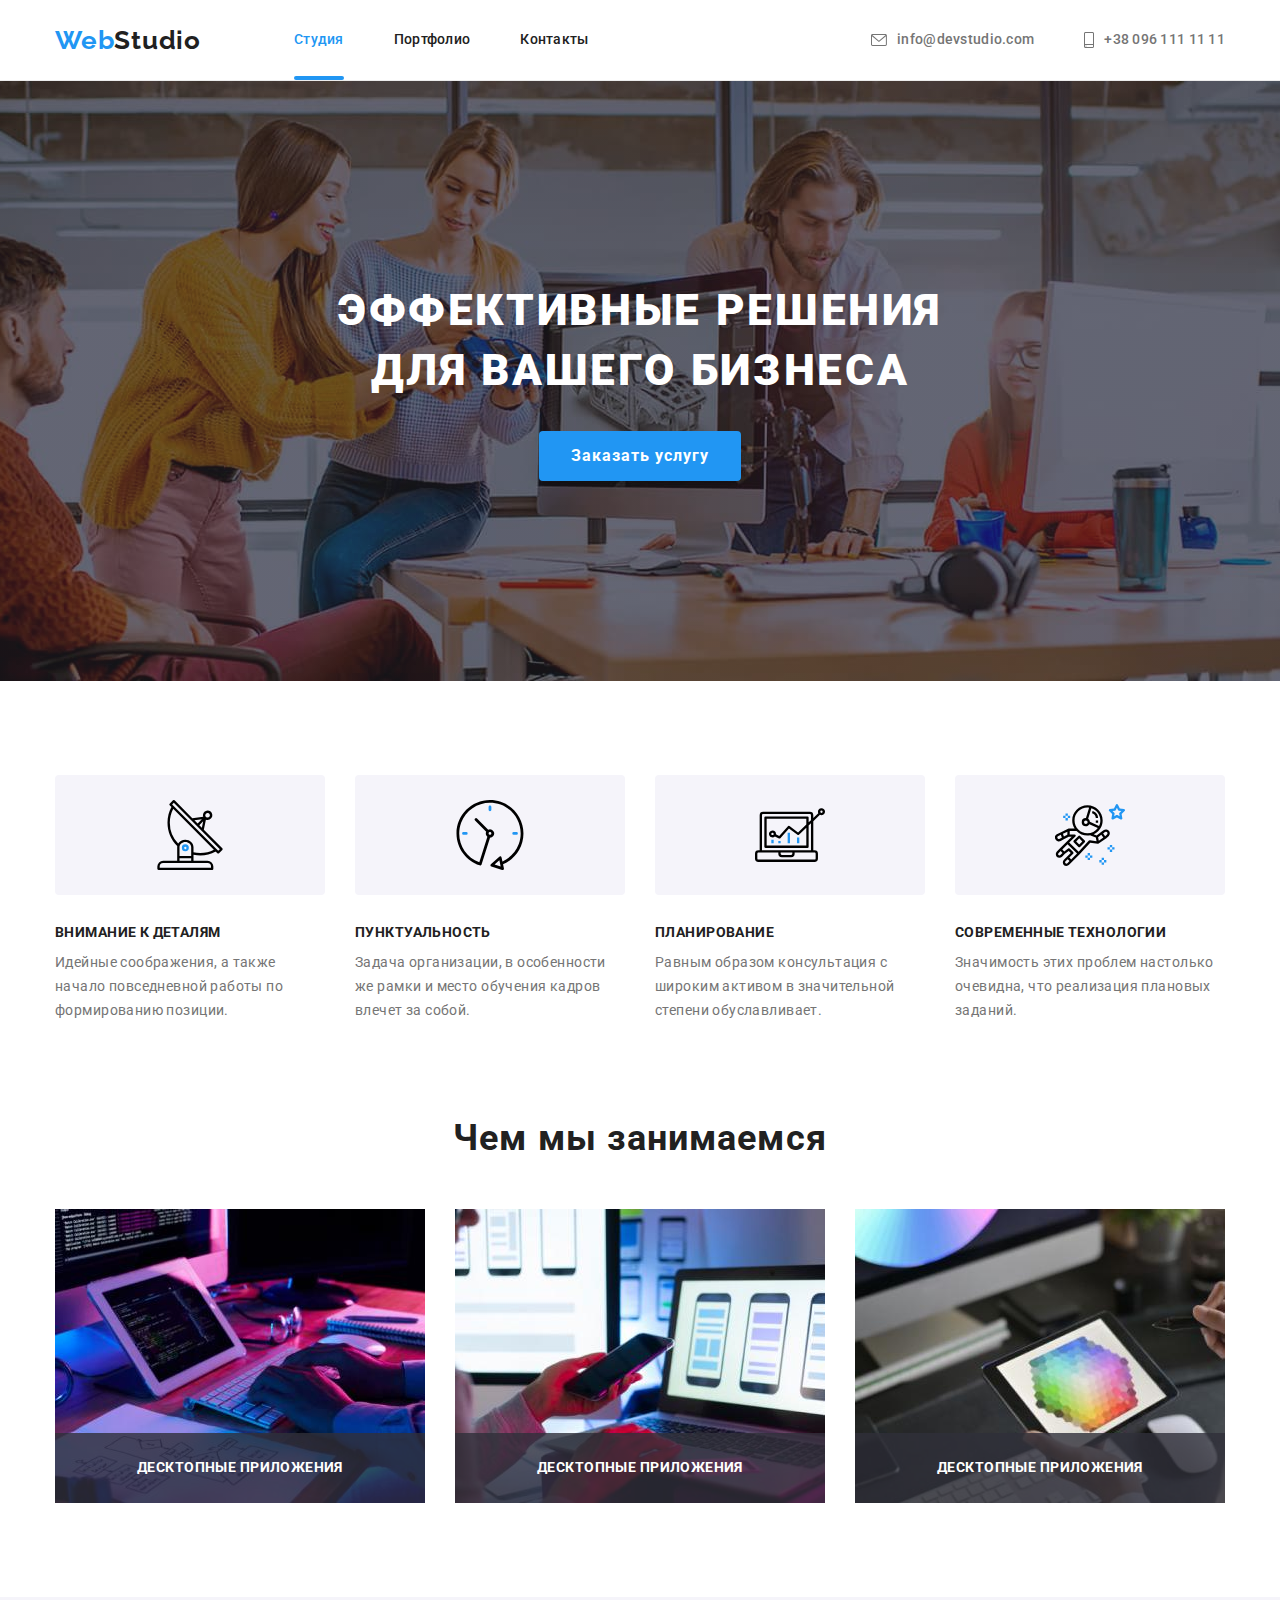
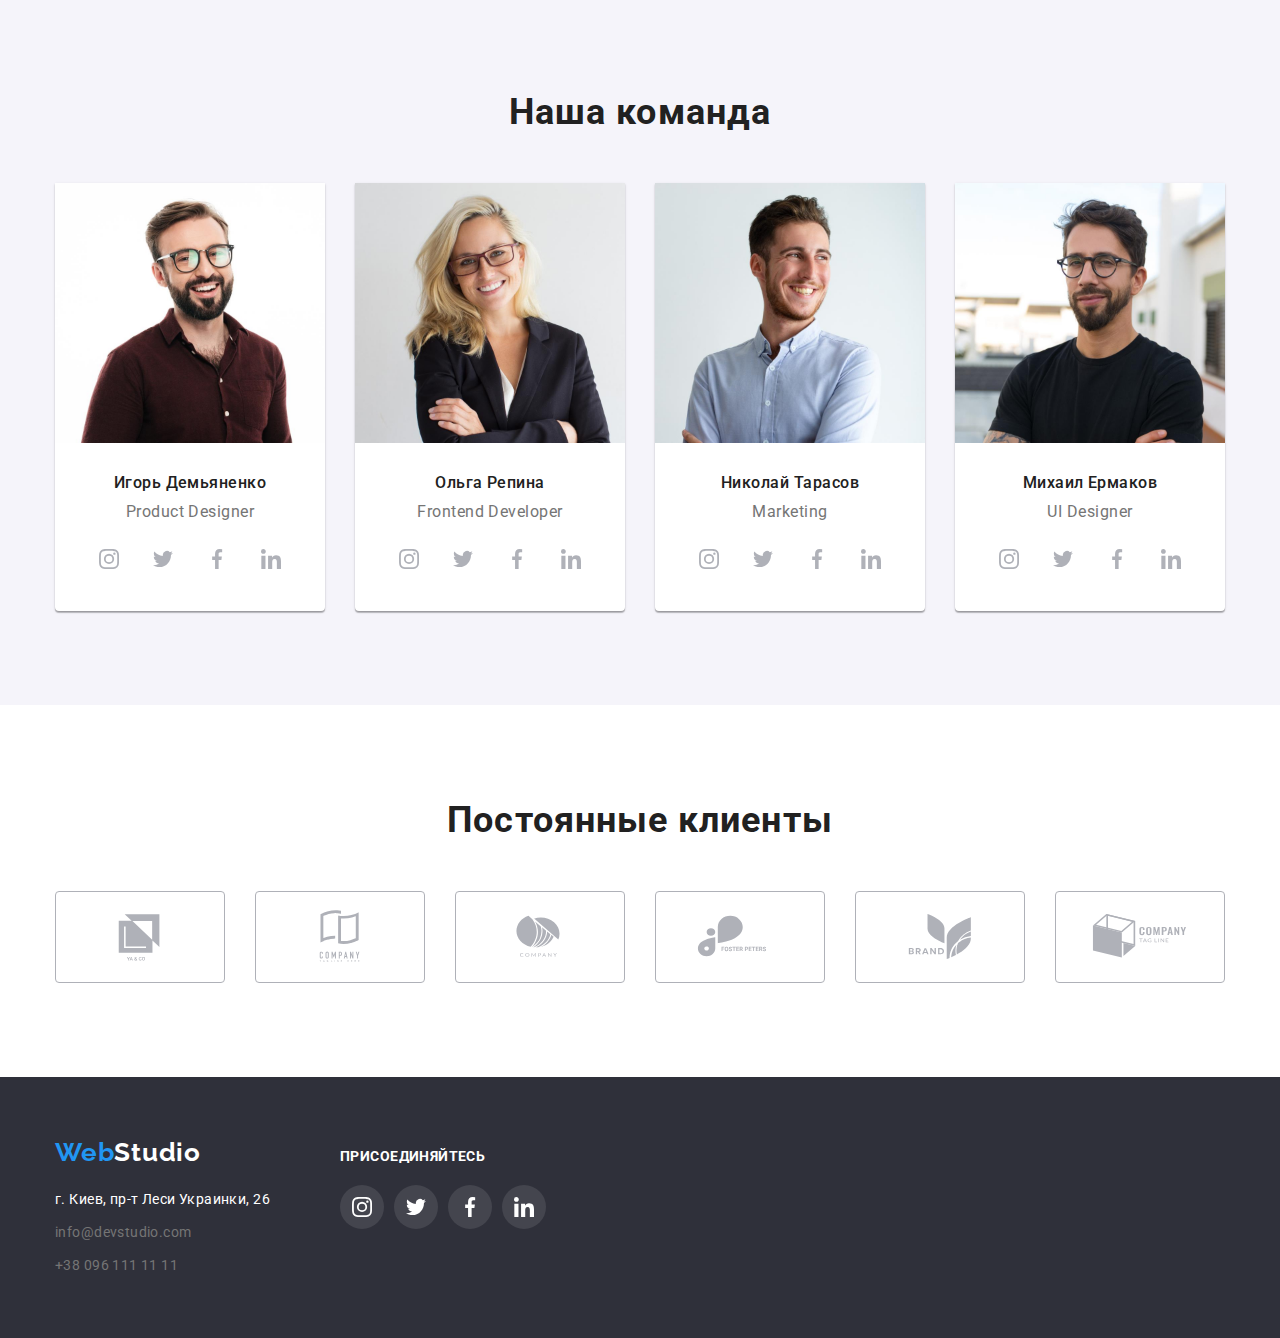
<file: index.html>
<!DOCTYPE html>
<html lang="ru">
  <head>
    <meta charset="UTF-8" />
    <meta http-equiv="X-UA-Compatible" content="IE=edge" />
    <meta name="viewport" content="width=device-width, initial-scale=1.0" />
    <title>Студия</title>
    <link rel="preconnect" href="https://fonts.googleapis.com" />
    <link rel="preconnect" href="https://fonts.gstatic.com" crossorigin />
    <link
      href="https://fonts.googleapis.com/css2?family=Raleway:wght@700&family=Roboto:wght@400;500;700;900&display=swap"
      rel="stylesheet"
    />
    <link rel="stylesheet" href="./css/modern-normalize.css" />
    <link rel="stylesheet" href="./css/styles.css" />
  </head>
  <body>
    <header class="header">
      <div class="container">
        <nav class="nav">
          <a href="/" lang="en" class="link logo"><span>Web</span>Studio</a>
          <ul class="nav-list list">
            <li class="item active">
              <a href="./index.html" class="link">Студия</a>
            </li>
            <li class="item">
              <a href="./portfolio.html" class="link">Портфолио</a>
            </li>
            <li class="item"><a href="" class="link">Контакты</a></li>
          </ul>
        </nav>
        <ul class="contacts-list list">
          <li class="item">
            <a href="mailto:info@devstudio.com" class="link mail">
              <svg class="icon icon-envelope" width="16" height="12">
                <use href="./images/icons.svg#icon-envelope"></use></svg
              >info@devstudio.com</a
            >
          </li>
          <li class="item">
            <a href="tel:+380961111111" class="link tel">
              <svg class="icon icon-smartphone" width="10" height="16">
                <use href="./images/icons.svg#icon-smartphone"></use></svg
              >+38 096 111 11 11</a
            >
          </li>
        </ul>
      </div>
    </header>
    <main class="index">
      <section class="section hero">
        <div class="container">
          <h1 class="hero-title title">
            Эффективные решения для вашего бизнеса
          </h1>
          <button type="button" class="hero-btn btn" data-modal-open>
            Заказать услугу
          </button>
          <div class="backdrop is-hidden" data-modal>
            <div class="modal">
              <button class="button-close" data-modal-close>
                <svg class="icon-close">
                  <use href="./images/icons.svg#icon-close"></use>
                </svg>
              </button>
            </div>
          </div>
        </div>
      </section>
      <section class="section features">
        <div class="container">
          <h2 class="title visually-hidden">Преимущества</h2>
          <ul class="features-list list">
            <li class="features-list-item">
              <div class="thumb">
                <svg class="icon">
                  <use href="./images/icons.svg#icon-antenna"></use>
                </svg>
              </div>
              <h3 class="title">Внимание к деталям</h3>
              <p class="text">
                Идейные соображения, а также начало повседневной работы по
                формированию позиции.
              </p>
            </li>
            <li class="features-list-item">
              <div class="thumb">
                <svg class="icon">
                  <use href="./images/icons.svg#icon-clock"></use>
                </svg>
              </div>
              <h3 class="title">Пунктуальность</h3>
              <p class="text">
                Задача организации, в особенности же рамки и место обучения
                кадров влечет за собой.
              </p>
            </li>
            <li class="features-list-item">
              <div class="thumb">
                <svg class="icon">
                  <use href="./images/icons.svg#icon-diagram"></use>
                </svg>
              </div>
              <h3 class="title">Планирование</h3>
              <p class="text">
                Равным образом консультация с широким активом в значительной
                степени обуславливает.
              </p>
            </li>
            <li class="features-list-item">
              <div class="thumb">
                <svg class="icon">
                  <use href="./images/icons.svg#icon-astronaut"></use>
                </svg>
              </div>
              <h3 class="title">Современные технологии</h3>
              <p class="text">
                Значимость этих проблем настолько очевидна, что реализация
                плановых заданий.
              </p>
            </li>
          </ul>
        </div>
      </section>
      <section class="section we-doing">
        <div class="container">
          <h2 class="title">Чем мы занимаемся</h2>
          <ul class="we-doing-list list">
            <li class="we-doing-list-item">
              <img
                src="images/index/what-we-do-01.jpg"
                alt="Верстаем"
                width="370"
              />
              <p class="label">Десктопные приложения</p>
            </li>
            <li class="we-doing-list-item">
              <img
                src="images/index/what-we-do-02.jpg"
                alt="Адаптируем сайт под разные устройства"
                width="370"
              />
              <p class="label">Десктопные приложения</p>
            </li>
            <li class="we-doing-list-item">
              <img
                src="images/index/what-we-do-03.jpg"
                alt="Прорабатываем уникальный дизайн"
                width="370"
              />
              <p class="label">Десктопные приложения</p>
            </li>
          </ul>
        </div>
      </section>
      <section class="section team">
        <div class="container">
          <h2 class="title">Наша команда</h2>
          <ul class="team-list list">
            <li class="team-list-item">
              <img
                src="images/index/igor.jpg"
                alt="Игорь Демьяненко"
                width="270"
              />
              <h3 class="title">Игорь Демьяненко</h3>
              <p class="position" lang="en">Product Designer</p>
              <ul class="social-list">
                <li class="social-list-item">
                  <a class="social-link" href=""
                    ><svg class="icon instagram">
                      <use href="./images/icons.svg#icon-instagram"></use></svg
                  ></a>
                </li>
                <li class="social-list-item">
                  <a class="social-link" href=""
                    ><svg class="icon twitter">
                      <use href="./images/icons.svg#icon-twitter"></use></svg
                  ></a>
                </li>
                <li class="social-list-item">
                  <a class="social-link" href=""
                    ><svg class="icon facebook">
                      <use href="./images/icons.svg#icon-facebook"></use></svg
                  ></a>
                </li>
                <li class="social-list-item">
                  <a class="social-link" href=""
                    ><svg class="icon linkedin">
                      <use href="./images/icons.svg#icon-linkedin"></use></svg
                  ></a>
                </li>
              </ul>
            </li>
            <li class="team-list-item">
              <img src="images/index/olga.jpg" alt="Ольга Репина" width="270" />
              <h3 class="title">Ольга Репина</h3>
              <p class="position" lang="en">Frontend Developer</p>
              <ul class="social-list">
                <li class="social-list-item">
                  <a class="social-link" href=""
                    ><svg class="icon instagram">
                      <use href="./images/icons.svg#icon-instagram"></use></svg
                  ></a>
                </li>
                <li class="social-list-item">
                  <a class="social-link" href=""
                    ><svg class="icon twitter">
                      <use href="./images/icons.svg#icon-twitter"></use></svg
                  ></a>
                </li>
                <li class="social-list-item">
                  <a class="social-link" href=""
                    ><svg class="icon facebook">
                      <use href="./images/icons.svg#icon-facebook"></use></svg
                  ></a>
                </li>
                <li class="social-list-item">
                  <a class="social-link" href=""
                    ><svg class="icon linkedin">
                      <use href="./images/icons.svg#icon-linkedin"></use></svg
                  ></a>
                </li>
              </ul>
            </li>
            <li class="team-list-item">
              <img
                src="images/index/nikolay.jpg"
                alt="Николай Тарасов"
                width="270"
              />
              <h3 class="title">Николай Тарасов</h3>
              <p class="position" lang="en">Marketing</p>
              <ul class="social-list">
                <li class="social-list-item">
                  <a class="social-link" href=""
                    ><svg class="icon instagram">
                      <use href="./images/icons.svg#icon-instagram"></use></svg
                  ></a>
                </li>
                <li class="social-list-item">
                  <a class="social-link" href=""
                    ><svg class="icon twitter">
                      <use href="./images/icons.svg#icon-twitter"></use></svg
                  ></a>
                </li>
                <li class="social-list-item">
                  <a class="social-link" href=""
                    ><svg class="icon facebook">
                      <use href="./images/icons.svg#icon-facebook"></use></svg
                  ></a>
                </li>
                <li class="social-list-item">
                  <a class="social-link" href=""
                    ><svg class="icon linkedin">
                      <use href="./images/icons.svg#icon-linkedin"></use></svg
                  ></a>
                </li>
              </ul>
            </li>
            <li class="team-list-item">
              <img
                src="images/index/michael.jpg"
                alt="Михаил Ермаков"
                width="270"
              />
              <h3 class="title">Михаил Ермаков</h3>
              <p class="position" lang="en">UI Designer</p>
              <ul class="social-list">
                <li class="social-list-item">
                  <a class="social-link" href=""
                    ><svg class="icon instagram">
                      <use href="./images/icons.svg#icon-instagram"></use></svg
                  ></a>
                </li>
                <li class="social-list-item">
                  <a class="social-link" href=""
                    ><svg class="icon twitter">
                      <use href="./images/icons.svg#icon-twitter"></use></svg
                  ></a>
                </li>
                <li class="social-list-item">
                  <a class="social-link" href=""
                    ><svg class="icon facebook">
                      <use href="./images/icons.svg#icon-facebook"></use></svg
                  ></a>
                </li>
                <li class="social-list-item">
                  <a class="social-link" href=""
                    ><svg class="icon linkedin">
                      <use href="./images/icons.svg#icon-linkedin"></use></svg
                  ></a>
                </li>
              </ul>
            </li>
          </ul>
        </div>
      </section>
      <section class="section partners">
        <div class="container">
          <h2 class="title">Постоянные клиенты</h2>
          <ul class="partners-list list">
            <li class="partners-list-item">
              <a class="partner-link" href=""
                ><svg class="icon">
                  <use href="./images/icons.svg#icon-client1"></use></svg
              ></a>
            </li>
            <li class="partners-list-item">
              <a class="partner-link" href=""
                ><svg class="icon">
                  <use href="./images/icons.svg#icon-client2"></use></svg
              ></a>
            </li>
            <li class="partners-list-item">
              <a class="partner-link" href=""
                ><svg class="icon">
                  <use href="./images/icons.svg#icon-client3"></use></svg
              ></a>
            </li>
            <li class="partners-list-item">
              <a class="partner-link" href=""
                ><svg class="icon">
                  <use href="./images/icons.svg#icon-client4"></use></svg
              ></a>
            </li>
            <li class="partners-list-item">
              <a class="partner-link" href=""
                ><svg class="icon">
                  <use href="./images/icons.svg#icon-client5"></use></svg
              ></a>
            </li>
            <li class="partners-list-item">
              <a class="partner-link" href=""
                ><svg class="icon">
                  <use href="./images/icons.svg#icon-client6"></use></svg
              ></a>
            </li>
          </ul>
        </div>
      </section>
    </main>
    <footer class="footer">
      <div class="container">
        <div class="address-container">
          <a href="/" lang="en" class="link logo"><span>Web</span>Studio</a>
          <address class="address">
            <p class="location">г. Киев, пр-т Леси Украинки, 26</p>
            <ul class="contacts-list list">
              <li class="item">
                <a href="mailto:info@devstudio.com" class="link mail"
                  >info@devstudio.com</a
                >
              </li>
              <li class="item">
                <a href="tel:+380961111111" class="link tel"
                  >+38 096 111 11 11</a
                >
              </li>
            </ul>
          </address>
        </div>
        <div class="social-container">
          <p class="title">Присоединяйтесь</p>
          <ul class="social-list">
            <li class="social-list-item">
              <a class="social-link" href=""
                ><svg class="icon instagram">
                  <use href="./images/icons.svg#icon-instagram"></use></svg
              ></a>
            </li>
            <li class="social-list-item">
              <a class="social-link" href=""
                ><svg class="icon twitter">
                  <use href="./images/icons.svg#icon-twitter"></use></svg
              ></a>
            </li>
            <li class="social-list-item">
              <a class="social-link" href=""
                ><svg class="icon facebook">
                  <use href="./images/icons.svg#icon-facebook"></use></svg
              ></a>
            </li>
            <li class="social-list-item">
              <a class="social-link" href=""
                ><svg class="icon linkedin">
                  <use href="./images/icons.svg#icon-linkedin"></use></svg
              ></a>
            </li>
          </ul>
        </div>
      </div>
    </footer>
    <script src="./js/modal.js"></script>
  </body>
</html>
</file>
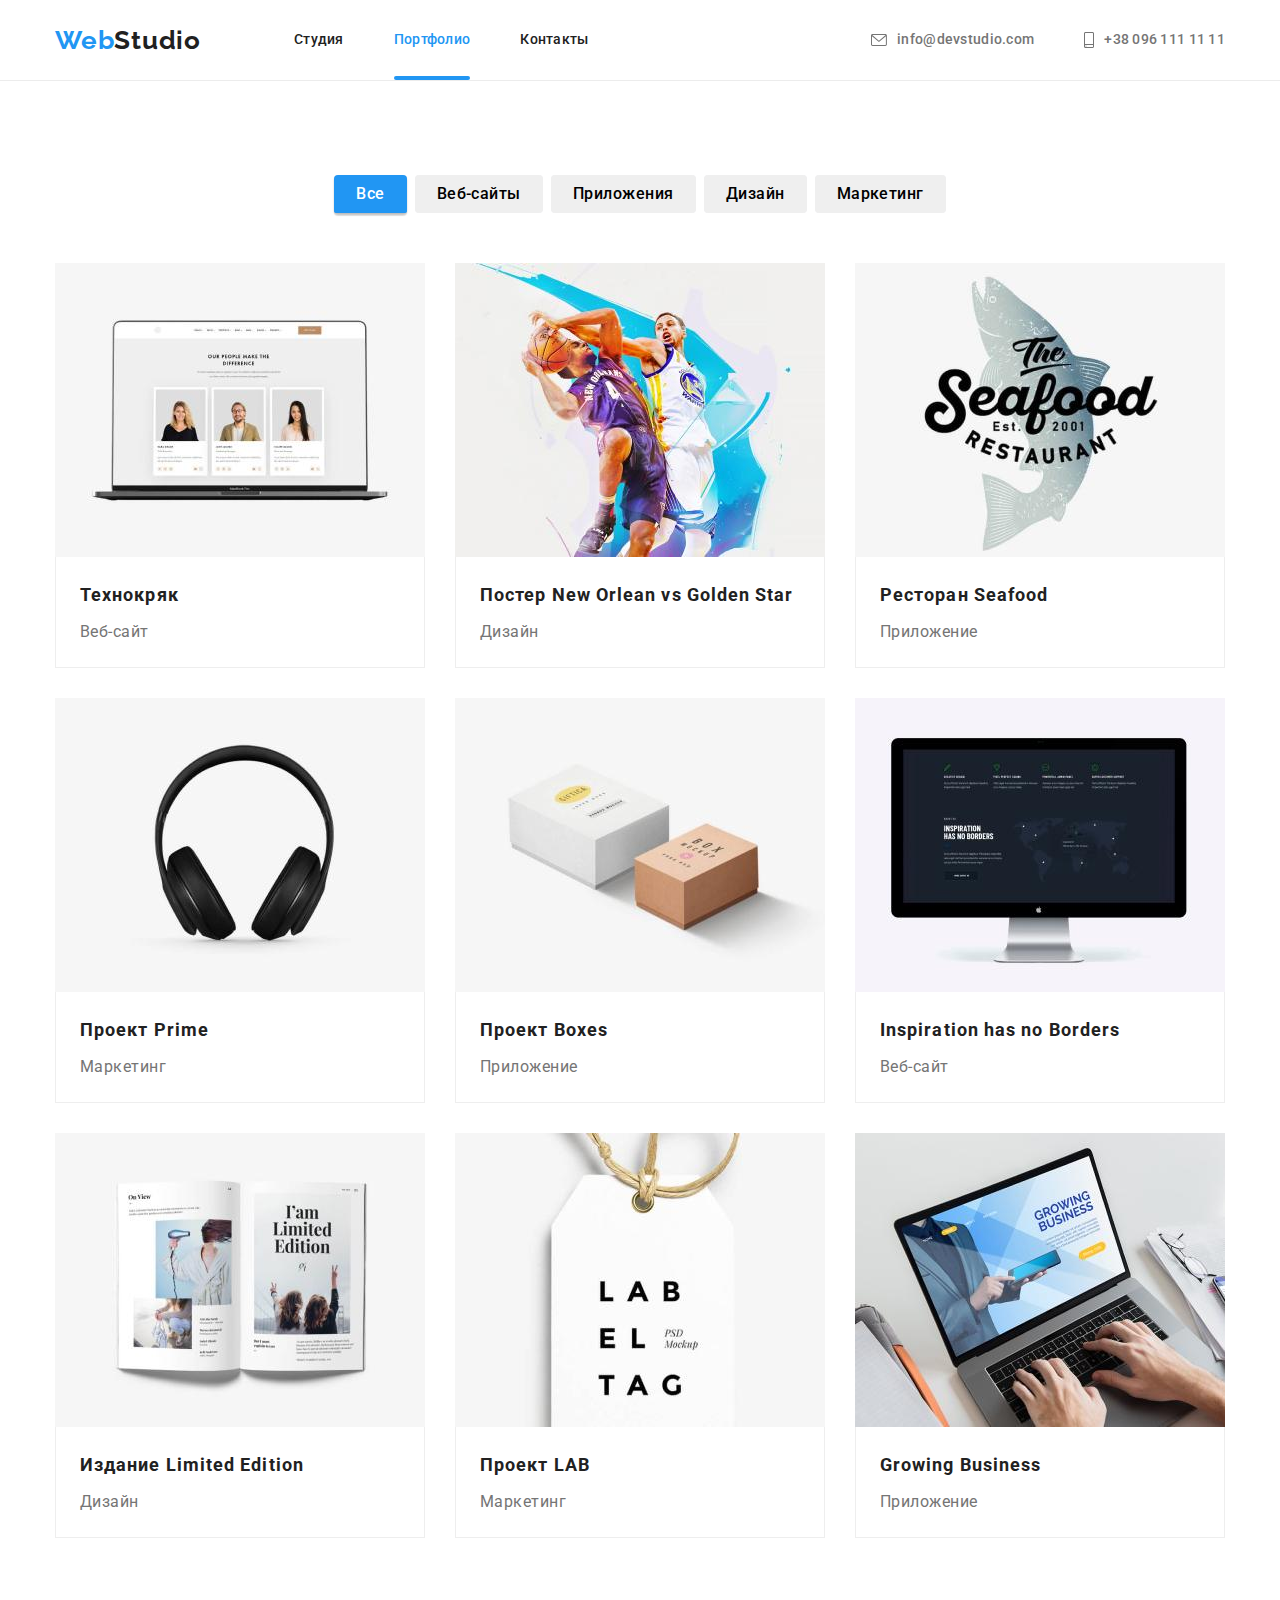
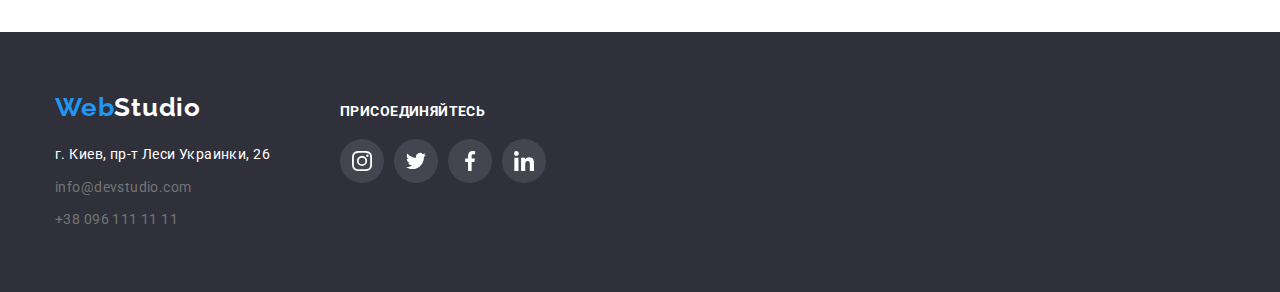
<file: portfolio.html>
<!DOCTYPE html>
<html lang="ru">
  <head>
    <meta charset="UTF-8" />
    <meta http-equiv="X-UA-Compatible" content="IE=edge" />
    <meta name="viewport" content="width=device-width, initial-scale=1.0" />
    <title>Портфолио</title>
    <link rel="preconnect" href="https://fonts.googleapis.com" />
    <link rel="preconnect" href="https://fonts.gstatic.com" crossorigin />
    <link
      href="https://fonts.googleapis.com/css2?family=Raleway:wght@700&family=Roboto:wght@400;500;700;900&display=swap"
      rel="stylesheet"
    />
    <link rel="stylesheet" href="./css/modern-normalize.css" />
    <link rel="stylesheet" href="./css/styles.css" />
  </head>
  <body>
    <header class="header">
      <div class="container">
        <nav class="nav">
          <a href="/" lang="en" class="link logo"><span>Web</span>Studio</a>
          <ul class="nav-list list">
            <li class="item">
              <a href="./index.html" class="link">Студия</a>
            </li>
            <li class="item active">
              <a href="./portfolio.html" class="link">Портфолио</a>
            </li>
            <li class="item"><a href="" class="link">Контакты</a></li>
          </ul>
        </nav>
        <ul class="contacts-list list">
          <li class="item">
            
            <a href="mailto:info@devstudio.com" class="link mail"
              ><svg class="icon icon-envelope" width=16 height=12>
              <use href=./images/icons.svg#icon-envelope></use>
            </svg>info@devstudio.com</a
            >
          </li>
          <li class="item">
             
            <a href="tel:+380961111111" class="link tel">
              <svg class="icon icon-smartphone" width=10 height=16>
              <use href=./images/icons.svg#icon-smartphone></use>
            </svg>+38 096 111 11 11</a>
          </li>
        </ul>
      </div>
    </header>
    <main class="portfolio">
      <section class="portfolio-section section">
        <div class="container">
          <h1 class="title visually-hidden">Наши работы</h1>
          <ul class="filter list">
            <li class="filter-item">
              <button type="button" class="btn active">Все</button>
            </li>
            <li class="filter-item">
              <button type="button" class="btn">Веб-сайты</button>
            </li>
            <li class="filter-item">
              <button type="button" class="btn">Приложения</button>
            </li>
            <li class="filter-item">
              <button type="button" class="btn">Дизайн</button>
            </li>
            <li class="filter-item">
              <button type="button" class="btn">Маркетинг</button>
            </li>
          </ul>
          <ul class="portfolio-projects-list list">
            <li class="project-item">
              <a class="wrap-link" href="">
                <div class="thumb"><img
                src="images/portfolio/technocrack.jpg"
                alt="Веб-сайт Технокряк"
                width="370"
              />
            <p class="project-item-description">Технокряк это современная площадка распространения коронавируса. Компании используют эту платформу для цифрового шпионажа и атак на защищённые сервера конкурентов.</p>
            </div>
              <div class="content">
                <h2 class="title">Технокряк</h2>
                <p class="project-type">Веб-сайт</p>
              </div>
            </a></li>
            <li class="project-item">
              <a class="wrap-link" href="">
                 <div class="thumb"><img
                src="images/portfolio/new-orlean-vs-golden-star.jpg"
                alt="Дизайн Постер New Orlean vs Golden Star"
                width="370"
              />
              <p class="project-item-description">Технокряк это современная площадка распространения коронавируса. Компании используют эту платформу для цифрового шпионажа и атак на защищённые сервера конкурентов.</p>
            </div>
              <div class="content">
                <h2 class="title">Постер New Orlean vs Golden Star</h2>
                <p class="project-type">Дизайн</p>
              </div>
            </a></li>
            <li class="project-item">
              <a class="wrap-link" href="">
                 <div class="thumb"><img
                src="images/portfolio/seafood.jpg"
                alt="Приложение Ресторан Seafood"
                width="370"
              /><p class="project-item-description">Технокряк это современная площадка распространения коронавируса. Компании используют эту платформу для цифрового шпионажа и атак на защищённые сервера конкурентов.</p>
            </div>
              <div class="content">
                <h2 class="title">Ресторан Seafood</h2>
                <p class="project-type">Приложение</p>
              </div>
            </a></li>
            <li class="project-item">
              <a class="wrap-link" href="">
                 <div class="thumb"><img
                src="images/portfolio/prime.jpg"
                alt="Маркетинг Проект Prime"
                width="370"
              />
              <p class="project-item-description">Технокряк это современная площадка распространения коронавируса. Компании используют эту платформу для цифрового шпионажа и атак на защищённые сервера конкурентов.</p>
            </div>
              <div class="content">
                <h2 class="title">Проект Prime</h2>
                <p class="project-type">Маркетинг</p>
              </div>
            </a></li>
            <li class="project-item">
              <a class="wrap-link" href="">
                 <div class="thumb"><img
                src="images/portfolio/boxes.jpg"
                alt="Приложение Проект Boxes"
                width="370"
              />
              <p class="project-item-description">Технокряк это современная площадка распространения коронавируса. Компании используют эту платформу для цифрового шпионажа и атак на защищённые сервера конкурентов.</p>
            </div>
              <div class="content">
                <h2 class="title">Проект Boxes</h2>
                <p class="project-type">Приложение</p>
              </div>
            </a></li>
            <li class="project-item">
              <a class="wrap-link" href="">
                 <div class="thumb"><img
                src="images/portfolio/inspiration-has-no-borders.jpg"
                alt="Веб-сайт Inspiration has no Borders"
                width="370"
              />
              <p class="project-item-description">Технокряк это современная площадка распространения коронавируса. Компании используют эту платформу для цифрового шпионажа и атак на защищённые сервера конкурентов.</p>
            </div>
              <div class="content">
                <h2 class="title">Inspiration has no Borders</h2>
                <p class="project-type">Веб-сайт</p>
              </div>
            </a></li>
            <li class="project-item">
              <a class="wrap-link" href="">
                 <div class="thumb"><img
                src="images/portfolio/limited-edition.jpg"
                alt="Дизайн Издание Limited Edition"
                width="370"
              />
              <p class="project-item-description">Технокряк это современная площадка распространения коронавируса. Компании используют эту платформу для цифрового шпионажа и атак на защищённые сервера конкурентов.</p>
            </div>
              <div class="content">
                <h2 class="title">Издание Limited Edition</h2>
                <p class="project-type">Дизайн</p>
              </div>
            </a></li>
            <li class="project-item">
              <a class="wrap-link" href="">
                 <div class="thumb"><img
                src="images/portfolio/lab.jpg"
                alt="Маркетинг Проект LAB"
                width="370"
              />
              <p class="project-item-description">Технокряк это современная площадка распространения коронавируса. Компании используют эту платформу для цифрового шпионажа и атак на защищённые сервера конкурентов.</p>
            </div>
              <div class="content">
                <h2 class="title">Проект LAB</h2>
                <p class="project-type">Маркетинг</p>
              </div>
            </a></li>
            <li class="project-item">
              <a class="wrap-link" href=""> 
                <div class="thumb"><img
                src="images/portfolio/growing-business.jpg"
                alt="Приложение Growing Business"
                width="370"
              />
              <p class="project-item-description">Технокряк это современная площадка распространения коронавируса. Компании используют эту платформу для цифрового шпионажа и атак на защищённые сервера конкурентов.</p>
            </div>
              <div class="content">
                <h2 class="title">Growing Business</h2>
                <p class="project-type">Приложение</p>
              </div>
            </a></li>
          </ul>
        </div>
      </section>
    </main>
   <footer class="footer">
      <div class="container">
        <div class="address-container">
          <a href="/" lang="en" class="link logo"><span>Web</span>Studio</a>
          <address class="address">
            <p class="location">г. Киев, пр-т Леси Украинки, 26</p>
            <ul class="contacts-list list">
              <li class="item">
                <a href="mailto:info@devstudio.com" class="link mail"
                  >info@devstudio.com</a
                >
              </li>
              <li class="item">
                <a href="tel:+380961111111" class="link tel"
                  >+38 096 111 11 11</a
                >
              </li>
            </ul>
          </address>
        </div>
        <div class="social-container">
          <p class="title">Присоединяйтесь</p>
          <ul class="social-list">
            <li class="social-list-item">
              <a class="social-link" href=""
                ><svg class="icon instagram">
                  <use href="./images/icons.svg#icon-instagram"></use></svg
              ></a>
            </li>
            <li class="social-list-item">
              <a class="social-link" href=""
                ><svg class="icon twitter">
                  <use href="./images/icons.svg#icon-twitter"></use></svg
              ></a>
            </li>
            <li class="social-list-item">
              <a class="social-link" href=""
                ><svg class="icon facebook">
                  <use href="./images/icons.svg#icon-facebook"></use></svg
              ></a>
            </li>
            <li class="social-list-item">
              <a class="social-link" href=""
                ><svg class="icon linkedin">
                  <use href="./images/icons.svg#icon-linkedin"></use></svg
              ></a>
            </li>
          </ul>
        </div>
      </div>
    </footer>
  </body>
</html>
</file>
<file: css/styles.css>
:root {
  --active-text-color: #2196f3;
  --prime-text-color: #757575;
  --secondary-text-color: #212121;
  --btn-text-color: #ffffff;
  --hero-btn-active-color: #188ce8;
  --prime-background-color: #ffffff;
  --secondary-background-color: #f5f4fa;
  --footer-background-color: #2f303a;
  --prime-icon-color: #afb1b8;
}
body {
  font-family: 'Roboto', sans-serif;
  background-color: var(--prime-background-color);
  color: var(--secondary-text-color);
}
header {
  border-bottom: 1px solid #ececec;
}

.section {
  padding: 94px 0;
}
.container {
  width: 1200px;
  padding-left: 15px;
  padding-right: 15px;
  margin: 0 auto;
}
ul {
  list-style: none;
  padding: 0;
  margin: 0;
}
img {
  display: block;
  max-width: 100%;
  height: auto;
}

.link {
  text-decoration: none;
}
a,
.btn {
  cursor: pointer;
}
.visually-hidden {
  position: absolute;
  white-space: nowrap;
  width: 1px;
  height: 1px;
  overflow: hidden;
  border: 0;
  padding: 0;
  clip: rect(0 0 0 0);
  clip-path: inset(50%);
  margin: -1px;
}
/*************************************header*****************************/
.header > .container,
.nav,
.nav-list,
.contacts-list {
  display: flex;
  align-items: center;
}

.nav,
.nav-list > .item,
.contacts-list > .item {
  align-self: center;
}
.logo {
  font-family: 'Raleway', sans-serif;
  font-style: normal;
  font-weight: 700;
  font-size: 26px;
  line-height: 1.19;
  letter-spacing: 0.03em;
  color: var(--secondary-text-color);
  padding-top: 24px;
  padding-bottom: 24px;
}
.logo span {
  color: var(--active-text-color);
}
.nav-list {
  margin-left: 93px;
}
.nav-list .link,
.contacts-list .link {
  display: block;
  padding-top: 32px;
  padding-bottom: 32px;
  font-family: 'Roboto', sans-serif;
  font-weight: 500;
  font-size: 14px;
  line-height: 1.14;
  letter-spacing: 0.02em;
}
.contacts-list .link {
  display: flex;
  align-items: center;
}
.contacts-list .icon {
  margin-right: 10px;
  fill: currentColor;
}
.nav-list > .item:not(:first-child) {
  margin-left: 50px;
}
.nav-list .link {
  color: var(--secondary-text-color);
  transition: color 250ms cubic-bezier(0.4, 0, 0.2, 1);
}
.nav + .contacts-list {
  margin-left: auto;
}
.contacts-list > .item:not(:last-child) {
  margin-right: 50px;
}
.contacts-list .link {
  color: var(--prime-text-color);
  transition: color 250ms cubic-bezier(0.4, 0, 0.2, 1);
}
.nav-list > .active > .link {
  color: var(--active-text-color);
}
.nav-list .link:hover,
.nav-list .link:focus,
.contacts-list .link:hover,
.contacts-list .link:focus {
  color: var(--active-text-color);
}
.active {
  position: relative;
}
.active::after {
  content: '';
  position: absolute;
  left: 0;
  bottom: 0;
  width: 100%;
  height: 4px;
  background-color: var(--active-text-color);
  border-radius: 2px;
}

/*********************************************main index*******************/
.hero {
  margin: 0 auto;
  height: 600px;
  max-width: 1600px;
  padding: 200px 0;
  text-align: center;
  color: var(--btn-text-color);
  background-image: linear-gradient(
      rgba(47, 48, 58, 0.4),
      rgba(47, 48, 58, 0.4)
    ),
    url(../images/index/hero-bg.jpg);
  background-repeat: no-repeat;
  background-size: cover;
  background-position: center;
  background-color: #c4c4c4;
}

.hero-title {
  width: 696px;
  margin: 0 auto 30px;

  font-weight: 900;
  font-size: 44px;
  line-height: 1.36;
  letter-spacing: 0.06em;
  text-transform: uppercase;
}
.hero-btn {
  display: block;
  margin: 0 auto;
  padding: 10px 32px;
  font-family: inherit;
  font-weight: 700;
  font-size: 16px;
  line-height: 1.87;
  box-shadow: 0px 4px 4px rgba(0, 0, 0, 0.15);
  border-radius: 4px;
  border: 0;
  letter-spacing: 0.06em;
  background-color: var(--active-text-color);
  color: var(--btn-text-color);
  transition: color 250ms cubic-bezier(0.4, 0, 0.2, 1);
}
.hero .btn:hover,
.hero .btn:focus {
  background-color: var(--hero-btn-active-color);
}
/********************************* Modal start  ****************************************/
.backdrop.is-hidden {
  visibility: hidden;
  opacity: 0;
  pointer-events: none;
}
.backdrop {
  position: fixed;
  top: 0;
  left: 0;
  z-index: 10;
  width: 100%;
  height: 100%;
  background: rgba(0, 0, 0, 0.2);
  opacity: 1;
  visibility: visible;
  transition: opacity 250ms cubic-bezier(0.4, 0, 0.2, 1),
    visibility 250ms cubic-bezier(0.4, 0, 0.2, 1);
}
.backdrop.is-hidden .modal {
  transform: translate(-50%, -50%) scale(0.5);
}
.modal {
  position: absolute;
  top: 50%;
  left: 50%;
  transform: translate(-50%, -50%) scale(1);
  transition: transform 250ms cubic-bezier(0.4, 0, 0.2, 1);
  width: 528px;
  height: 581px;
  background-color: var(--prime-background-color);
  box-shadow: 0px 1px 3px rgba(0, 0, 0, 0.12), 0px 1px 1px rgba(0, 0, 0, 0.14),
    0px 2px 1px rgba(0, 0, 0, 0.2);
  border-radius: 4px;
}
.button-close {
  position: absolute;
  top: 8px;
  right: 8px;
  display: flex;
  justify-content: center;
  align-items: center;
  width: 30px;
  height: 30px;
  border: 1px solid rgba(0, 0, 0, 0.1);
  border-radius: 50%;
  background-color: var(--prime-background-color);
  cursor: pointer;
}
.modal .icon-close {
  width: 18px;
  height: 18px;
  display: block;
}
/********************************* Modal end ****************************************/
.features-list {
  display: flex;
  justify-content: space-between;
}
.features-list-item {
  width: 270px;
}
.features-list-item:not(:last-child) {
  margin-right: 30px;
}
.features-list-item .thumb {
  display: flex;
  justify-content: center;
  align-items: center;
  height: 120px;
  width: 100%;

  margin-bottom: 30px;
  background-color: var(--secondary-background-color);
  border-radius: 4px;
}
.features-list-item .icon {
  width: 70px;
  height: 70px;
}
.features-list-item .title {
  margin-top: 0;
  margin-bottom: 10px;
  font-weight: 700;
  font-size: 14px;
  line-height: 1.14;
  letter-spacing: 0.03em;
  text-transform: uppercase;
}
.features-list-item .text {
  margin: 0;
  font-size: 14px;
  line-height: 1.71;
  letter-spacing: 0.03em;
  color: var(--prime-text-color);
}

.we-doing .title,
.team .title,
.partners .title {
  margin-top: 0;
  margin-bottom: 50px;
  font-weight: 700;
  font-size: 36px;
  line-height: 1.17;
  text-align: center;
  letter-spacing: 0.03em;
}
.section.we-doing {
  padding: 0 0 94px 0;
}
.we-doing-list {
  display: flex;
  justify-content: space-between;
}
.we-doing-list-item {
  position: relative;
}
.we-doing-list-item .label {
  position: absolute;
  left: 0;
  bottom: 0;
  display: flex;
  justify-content: center;
  align-items: center;
  width: 100%;
  height: 70px;
  margin: 0;
  font-weight: bold;
  font-size: 14px;
  line-height: 1.14;

  letter-spacing: 0.03em;
  text-transform: uppercase;
  color: #ffffff;
  background: rgba(47, 48, 58, 0.8);
}
.we-doing-list-item:not(:last-child) {
  margin-right: 30px;
}

.team {
  background-color: var(--secondary-background-color);
}
.team-list {
  display: flex;
  justify-content: space-between;
}
.team-list-item {
  width: 270px;
  padding-bottom: 30px;
  background-color: var(--prime-background-color);
  box-shadow: 0px 1px 3px rgba(0, 0, 0, 0.12), 0px 1px 1px rgba(0, 0, 0, 0.14),
    0px 2px 1px rgba(0, 0, 0, 0.2);
  border-radius: 0px 0px 4px 4px;
}
.team-list-item:not(:last-child) {
  margin-right: 30px;
}
.team-list-item > img {
  margin-bottom: 30px;
}
.team-list-item .title {
  margin-bottom: 10px;
  font-weight: 500;
  font-size: 16px;
  line-height: 1.19;
  text-align: center;
  letter-spacing: 0.03em;
}
.team-list-item .position {
  margin: 0 auto 16px;
  font-size: 16px;
  line-height: 1.19;
  text-align: center;
  letter-spacing: 0.03em;
  background-color: var(--prime-background-color);
  color: var(--prime-text-color);
}
.social-list {
  display: flex;
  justify-content: center;
}
.social-list-item {
  margin-right: 10px;
  width: 44px;
  height: 44px;
}
.social-list-item:last-child {
  margin-right: 0;
}
.social-link {
  fill: var(--prime-icon-color);
  display: flex;
  justify-content: center;
  align-items: center;
  border-radius: 50%;
  width: 100%;
  height: 100%;
  transition: fill 250ms cubic-bezier(0.4, 0, 0.2, 1),
    background-color 250ms cubic-bezier(0.4, 0, 0.2, 1);
}
.social-link:hover,
.social-link:focus {
  background-color: var(--active-text-color);
  fill: #ffffff;
  cursor: pointer;
}
.social-list .icon {
  width: 20px;
  height: 20px;
}
/*********************************************main portfolio**********************/
.filter {
  display: flex;
  justify-content: center;
  margin-bottom: 50px;
}
.filter-item {
  background-color: var(--secondary-background-color);
  border-radius: 4px;
}
.filter-item:not(:last-child) {
  margin-right: 8px;
}
.filter .btn {
  font-family: 'Roboto', sans-serif;
  font-style: normal;
  font-weight: 500;
  font-size: 16px;
  line-height: 1.62;
  text-align: center;
  letter-spacing: 0.03em;
  border-radius: 4px;
  border: none;
  padding: 6px 22px;
  transition: color 250ms cubic-bezier(0.4, 0, 0.2, 1),
    background-color 250ms cubic-bezier(0.4, 0, 0.2, 1),
    box-shadow 250ms cubic-bezier(0.4, 0, 0.2, 1);
}
.filter .btn:hover,
.filter .btn:focus,
.btn.active {
  background-color: var(--active-text-color);
  color: var(--btn-text-color);
  box-shadow: 0px 3px 1px rgba(0, 0, 0, 0.1), 0px 1px 2px rgba(0, 0, 0, 0.08),
    0px 2px 2px rgba(0, 0, 0, 0.12);
  border-radius: 4px;
}
.portfolio-projects-list {
  display: flex;
  flex-wrap: wrap;
}
.project-item {
  width: 370px;
  /* width: calc((100% - 60px) / 3); */
  margin-right: 30px;
  margin-bottom: 30px;
  background-color: var(--prime-background-color);
  /* border: 1px solid #eeeeee;                                вместо border в .project-item > .content */
}
.project-item .wrap-link:hover,
.project-item .wrap-link:focus {
  box-shadow: 0px 1px 1px rgba(0, 0, 0, 0.12), 0px 4px 4px rgba(0, 0, 0, 0.06),
    1px 4px 6px rgba(0, 0, 0, 0.16);
}
.project-item:nth-child(3n) {
  margin-right: 0;
}
.project-item:nth-last-child(-n + 3) {
  margin-bottom: 0;
}
.project-item .wrap-link {
  display: block;

  text-decoration: none;
  transition: box-shadow 250ms cubic-bezier(0.4, 0, 0.2, 1);
}
.project-item .thumb {
  position: relative;
  width: 100%;
  height: 100%;
  overflow: hidden;
}
.wrap-link:hover .project-item-description,
.wrap-link:focus .project-item-description {
  transform: translate(-50%, -50%);
}
.project-item-description {
  position: absolute;
  top: 50%;
  left: 50%;
  transform: translate(-50%, 51%);
  height: 100%;
  width: 100%;
  margin: 0;
  padding: 63px 24px;
  font-size: 18px;
  line-height: 1.56;
  letter-spacing: 0.03em;
  background: rgba(33, 150, 243, 0.9);
  color: #ffffff;

  transition: transform 250ms cubic-bezier(0.4, 0, 0.2, 1);
}
.project-item .content {
  display: flex;
  flex-direction: column;
  padding: 20px 24px;
  border-right: 1px solid #eeeeee;
  border-bottom: 1px solid #eeeeee;
  border-left: 1px solid #eeeeee;
}
.project-item .title {
  margin-top: 0;
  margin-bottom: 4px;
  font-weight: 700;
  font-size: 18px;
  line-height: 2;
  letter-spacing: 0.06em;
  color: var(--secondary-text-color);
}
.project-item .project-type {
  margin: 0;
  font-size: 16px;
  line-height: 1.87;
  letter-spacing: 0.03em;
  color: var(--prime-text-color);
}
.partners-list {
  display: flex;
  justify-content: center;
}

.partners-list-item {
  margin-right: 30px;
  width: 170px;
  height: 92px;
}
.partners-list-item:last-child {
  margin-right: 0;
}
.partner-link {
  border: 1px solid var(--prime-icon-color);
  box-sizing: border-box;
  border-radius: 4px;
  fill: var(--prime-icon-color);
  display: flex;
  justify-content: center;
  align-items: center;
  width: 100%;
  height: 100%;
  transition: fill 250ms cubic-bezier(0.4, 0, 0.2, 1),
    border 250ms cubic-bezier(0.4, 0, 0.2, 1);
}
.partner-link:hover,
.partner-link:focus {
  fill: var(--active-text-color);
  border: 1px solid var(--active-text-color);
  cursor: pointer;
}

.partners-list-item .icon {
  width: 106px;
  height: 60px;
}
/*****************************************footer*************************/
.footer {
  padding-top: 60px;
  padding-bottom: 60px;
  background-color: var(--footer-background-color);
}
.footer .container {
  display: flex;
  align-items: baseline;
}
.footer .address-container {
  display: flex;
  flex-direction: column;
  margin-right: 70px;
}
.footer .social-container {
  display: flex;
  flex-direction: column;
}
.social-container .title {
  text-transform: uppercase;
  margin-top: 0;
  margin-bottom: 20px;
  font-weight: 700;
  font-size: 14px;
  line-height: 1.17;
  letter-spacing: 0.03em;
  color: #ffffff;
}
.footer .social-link {
  background-color: rgba(255, 255, 255, 0.1);
  fill: #ffffff;
  transition: fill 250ms cubic-bezier(0.4, 0, 0.2, 1),
    background-color 250ms cubic-bezier(0.4, 0, 0.2, 1);
}
.footer .social-link:hover,
.footer .social-link:focus {
  background-color: var(--active-text-color);
  fill: #ffffff;
  cursor: pointer;
}
.footer .logo {
  margin-bottom: 20px;
  padding: 0;
  color: var(--btn-text-color);
}
.address {
  font-size: 14px;
  font-style: normal;
  font-weight: normal;
  line-height: 1.71;
  letter-spacing: 0.03em;
}
.location {
  margin-top: 0;
  margin-bottom: 9px;

  color: var(--btn-text-color);
}
.footer .contacts-list {
  display: block;
}
.footer .contacts-list .item:first-child {
  margin: 0 0 9px 0;
}
.footer .contacts-list .link {
  padding: 0;
  font-weight: inherit;
  line-height: 1.71;
  letter-spacing: 0.03em;
}
</file>
